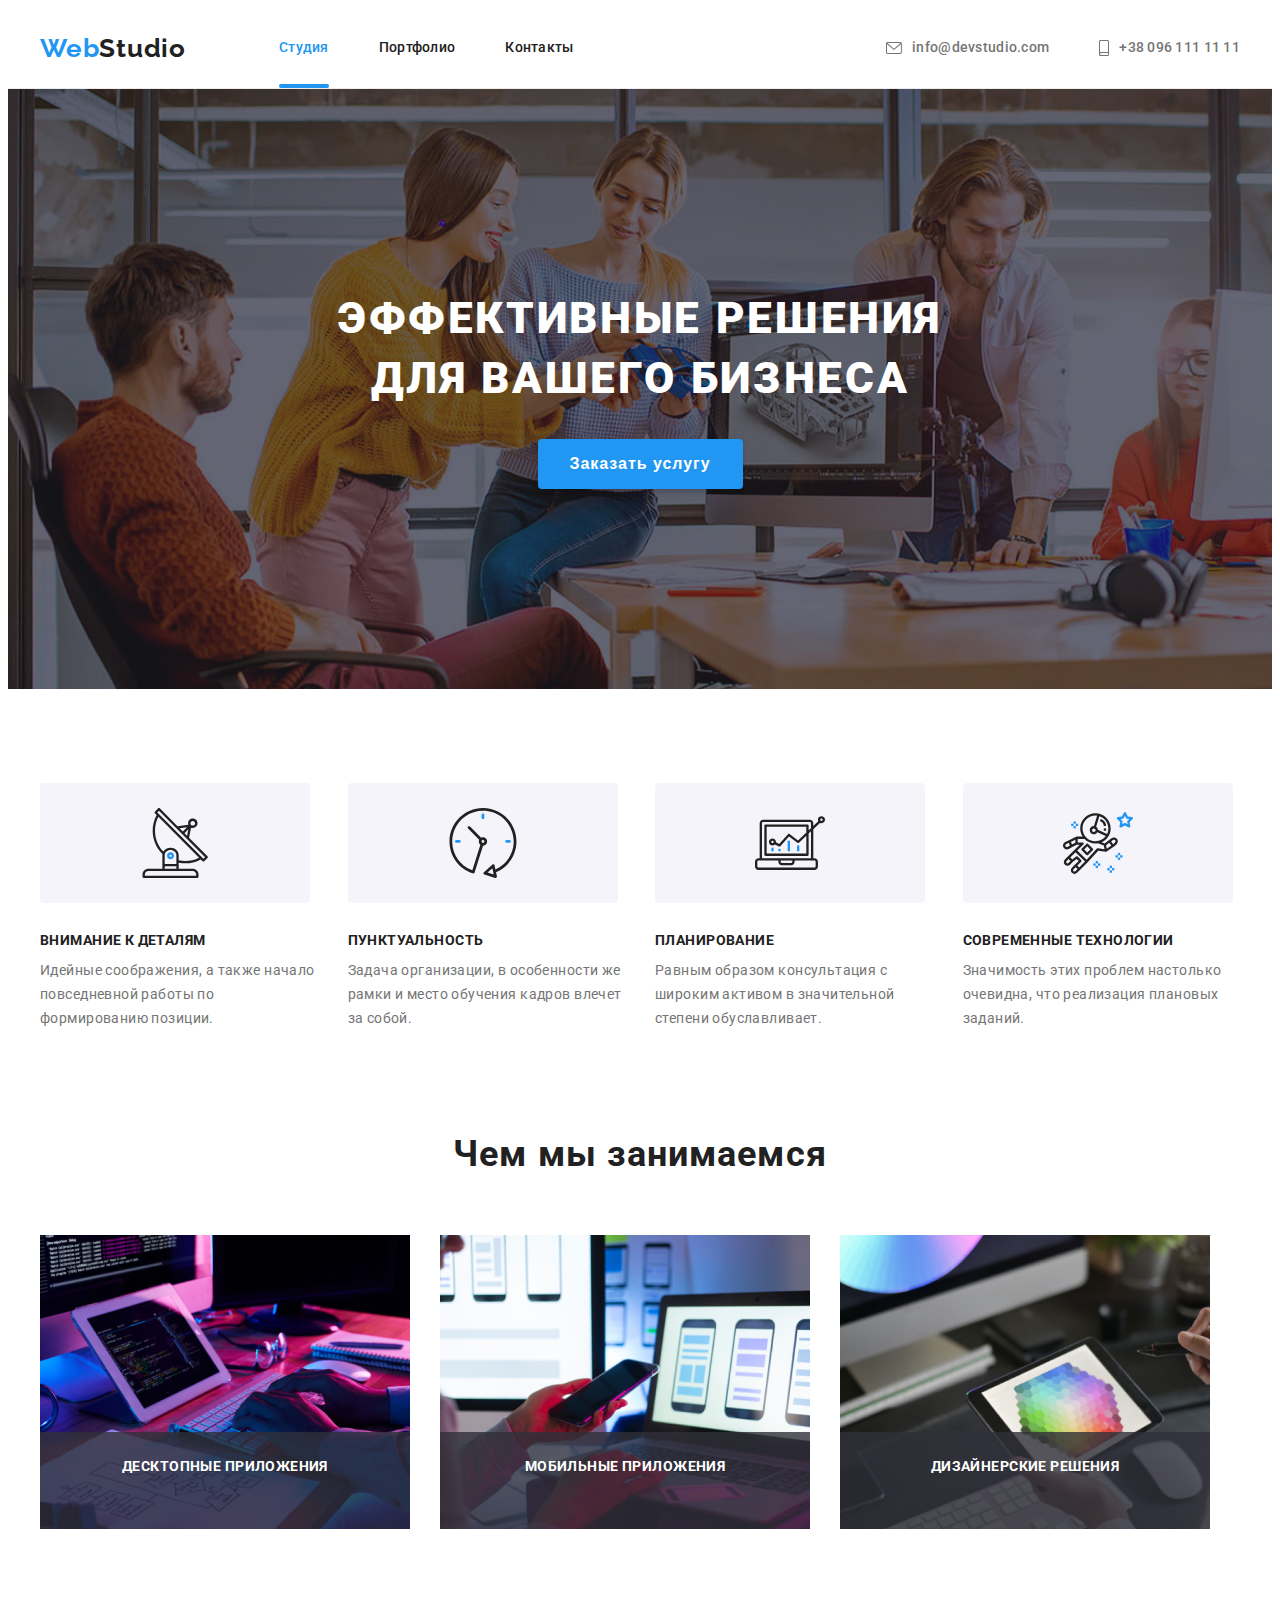
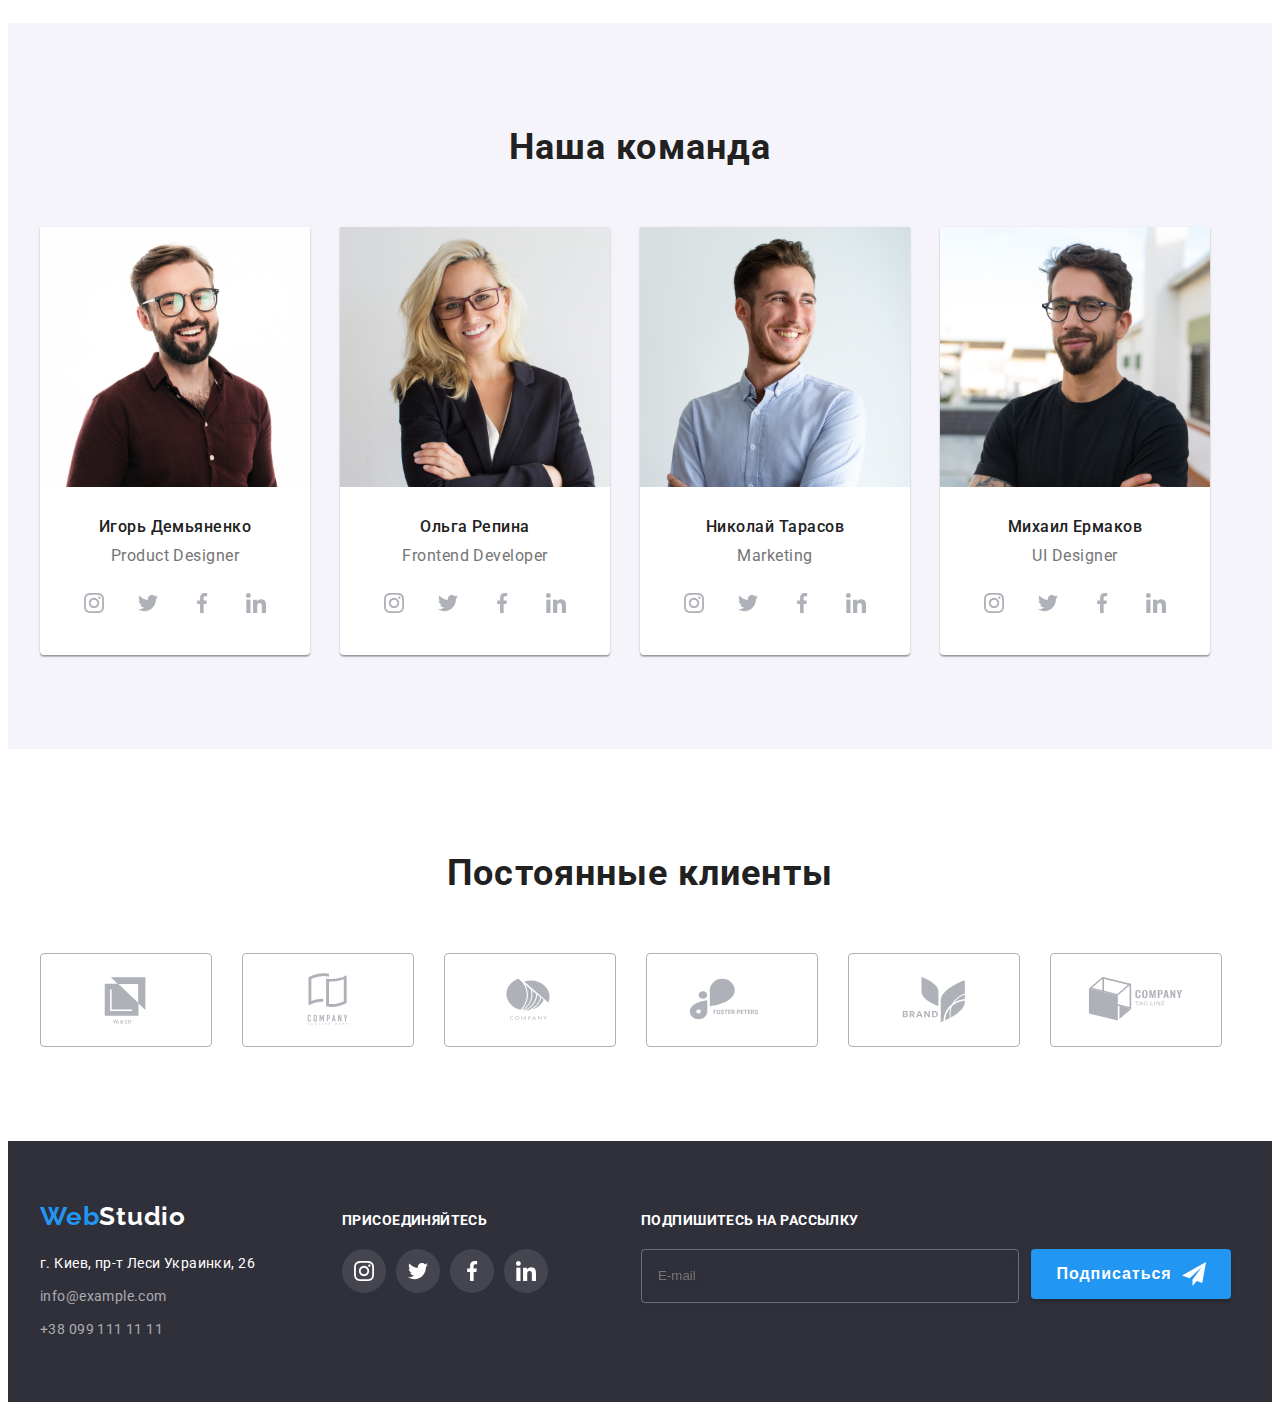
<file: index.html>
<!DOCTYPE html>
<html lang="ru">
    <!--header-->
<head>
    <meta charset="UTF-8">
    <meta http-equiv="X-UA-Compatible" content="IE=edge">
    <meta name="viewport" content="width=device-width, initial-scale=1.0">
    <title>WebStudio</title>
    <link rel="preconnect" href="https://fonts.googleapis.com">
    <link rel="preconnect" href="https://fonts.gstatic.com" crossorigin>
    <link href="https://fonts.googleapis.com/css2?family=Raleway:wght@700&family=Roboto:wght@400;500;700;900&display=swap"
        rel="stylesheet"> 
    <link rel="stylesheet" href="https://cdnjs.cloudflare.com/ajax/libs/modern-normalize/1.1.0/modern-normalize.min.css"
        integrity="sha512-wpPYUAdjBVSE4KJnH1VR1HeZfpl1ub8YT/NKx4PuQ5NmX2tKuGu6U/JRp5y+Y8XG2tV+wKQpNHVUX03MfMFn9Q=="
        crossorigin="anonymous" referrerpolicy="no-referrer" />
    <link rel="stylesheet" href="./css/main.min.css" />
    <link rel="import" href="./portfolio.html" />
</head>
<body>
        <header class="page-header">
            <div class="container page-header__container">
                <nav class="navigation">
                    <a class="logo link" href="">Web<span class="studio title-theme-light">Studio</span></a>
                    <ul class="menu list">
                        <li class="menu__item">
                            <a class="menu__current link" href="./index.html">Студия</a>
                        </li>
                        <li class="menu__item">
                            <a class="menu__link link" href="./portfolio.html">Портфолио</a>
                        </li>
                        <li class="menu__item">
                            <a class="menu__link link" href="">Контакты</a>
                        </li>
                    </ul>
                </nav>
                <ul class="menu list">
                    <li class="menu__mail-list">
                        <a class="menu__mail link" href="mailto:info@devstudio.com">
                            <svg class="menu__mail-list_icon" width="16" height="12">
                                <use href="./images/sprite.svg#icon-mail"></use>
                            </svg>info@devstudio.com
                        </a>
                    </li>
                    <li class="menu__smartphone-list">
                        <a class="menu__tel-number link" href="tel:+380961111111">
                            <svg class="menu__smartphone-list_icon" width="10" height="16">
                                <use href="./images/sprite.svg#icon-smartphone"></use>
                            </svg>
                            +38 096 111 11 11</a>
                    </li>
                </ul>
            </div>
        </header>
    <main>
        <!--HERO-->
        <section class="hero">
            <div class="container hero__padding">
                <h1 class="hero__main-title">Эффективные решения для вашего бизнеса</h1>
                <button class="btn" type="button" data-modal-open>Заказать услугу</button>
            </div>
        </section>
        <!--properties-->
        <section class="properties">
            <div class="container">
                <ul class="list properties__list-text">
                    <li class="properties__list-title">
                        <div class="properties__pictures">
                            <svg class="properties__pictures_list" width="70" height="70">
                                <use href="./images/sprite.svg#icon-antenna"></use>
                            </svg>
                        </div>
                        <h3 class="properties__title">Внимание к деталям</h3>
                        <p class="properties__text">Идейные соображения, а также начало повседневной работы по формированию позиции.</p>
                    </li>
                    <li class="properties__list-title">
                        <div class="properties__pictures">
                            <svg class="properties__pictures_list" width="70" height="70">
                                <use href="./images/sprite.svg#icon-clock"></use>
                            </svg>
                        </div>
                        <h3 class="properties__title">Пунктуальность</h3>
                        <p class="properties__text">Задача организации, в особенности же рамки и место обучения кадров влечет за собой.</p>
                    </li>
                    <li class="properties__list-title">
                        <div class="properties__pictures">
                            <svg class="properties__pictures_list" width="70" height="70">
                                <use href="./images/sprite.svg#icon-diagram"></use>
                            </svg>
                        </div>
                        <h3 class="properties__title">Планирование</h3>
                        <p class="properties__text">Равным образом консультация с широким активом в значительной степени обуславливает.</p>
                    </li>
                    <li class="properties__list-title">
                        <div class="properties__pictures">
                            <svg class="properties__pictures_list" width="70" height="70">
                                <use href="./images/sprite.svg#icon-astronaut-1"></use>
                            </svg>
                        </div>
                        <h3 class="properties__title">Современные технологии</h3>
                        <p class="properties__text">Значимость этих проблем настолько очевидна, что реализация плановых заданий.</p>
                    </li>
                </ul>
            </div>
        </section>
        <!--what we do-->
        <section class="section what-we-do">
            <div class="container">
                <h2 class="sub-title">Чем мы занимаемся</h2>

                <ul class="list what-we-do__list">
                    <li class="what-we-do__card">
                        <div class="what-we-do__thumb">
                            <img src="./images/typing.jpg" 
                            alt="печатает" 
                            width="370" 
                            height="294" />
                            <p class="label-text">Десктопные приложения</p>
                        </div>
                    </li>
                    <li class="what-we-do__card">
                        <div class="what-we-do__thumb">
                        <img src="./images/mobile.jpg" 
                        alt="держит телефон" 
                        width="370" 
                        height="294"/>
                        <p class="label-text">Мобильные приложения</p>
                        </div>
                    </li>
                    <li class="what-we-do__card">
                        <div class="what-we-do__thumb">
                        <img src="./images/tab.jpg" 
                        alt="держит планшет" 
                        width="370" 
                        height="294"/>
                        <p class="label-text">Дизайнерские решения</p>
                        </div>
                    </li>
                </ul>
            </div>
        </section>
<!--our team-->
        <section class="section team">
            <div class="container">
                <h2 class="sub-title" >Наша команда</h2>

                <ul class="list team__list">
                    <li class="team__card">
                        <img src="./images/team/igor.jpg" alt="Игорь Демьяненко" width="270" height="260">
                        <div class="team__wrapper">
                            <h3 class="team__name">Игорь Демьяненко</h3>
                            <p class="team__position">Product Designer</p>
                           
                            <ul class="social-list list">
                                <li class="social-list__item">
                                    <a href="" class="social-list__link">
                                        <svg class="social-list__icon" width="20" height="20">
                                            <use href="./images/sprite.svg#icon-instagram"></use>
                                        </svg>
                                    </a>
                                </li>
                                <li class="social-list__item">
                                    <a href="" class="social-list__link">
                                        <svg class="social-list__icon" width="20" height="20">
                                            <use href="./images/sprite.svg#icon-twitter"></use>
                                        </svg>
                                    </a>
                                </li>
                                <li class="social-list__item">
                                    <a href="" class="social-list__link">
                                        <svg class="social-list__icon" width="20" height="20">
                                            <use href="./images/sprite.svg#icon-facebook"></use>
                                        </svg>
                                    </a>
                                </li>
                                <li class="social-list__item">
                                    <a href="" class="social-list__link">
                                        <svg class="social-list__icon" width="20" height="20">
                                            <use href="./images/sprite.svg#icon-linkedin"></use>
                                        </svg>
                                    </a>
                                </li>
                            </ul>
                        </div>
                    </li>
                    <li class="team__card">
                        <img src="./images/team/olga.jpg" alt="Ольга Репина" width="270" height="260">
                        <div class="team__wrapper">
                            <h3 class="team__name">Ольга Репина</h3>
                            <p class="team__position">Frontend Developer</p>
                            <ul class="social-list list">
                                <li class="social-list__item">
                                    <a href="" class="social-list__link">
                                        <svg class="social-list__icon" width="20" height="20">
                                            <use href="./images/sprite.svg#icon-instagram"></use>
                                        </svg>
                                    </a>
                                </li>
                                <li class="social-list__item">
                                    <a href="" class="social-list__link">
                                        <svg class="social-list__icon" width="20" height="20">
                                            <use href="./images/sprite.svg#icon-twitter"></use>
                                        </svg>
                                    </a>
                                </li>
                                <li class="social-list__item">
                                    <a href="" class="social-list__link">
                                        <svg class="social-list__icon" width="20" height="20">
                                            <use href="./images/sprite.svg#icon-facebook"></use>
                                        </svg>
                                    </a>
                                </li>
                                <li class="social-list__item">
                                    <a href="" class="social-list__link">
                                        <svg class="social-list__icon" width="20" height="20">
                                            <use href="./images/sprite.svg#icon-linkedin"></use>
                                        </svg>
                                    </a>
                                </li>
                            </ul>
                        </div>
                    </li>
                    <li class="team__card">
                        <img src="./images/team/nikolai.jpg" alt="Николай Тарасов" width="270" height="260">
                        <div class="team__wrapper">
                            <h3 class="team__name">Николай Тарасов</h3>
                            <p class="team__position">Marketing</p>
                            <ul class="social-list list">
                                <li class="social-list__item">
                                    <a href="" class="social-list__link">
                                        <svg class="social-list__icon" width="20" height="20">
                                            <use href="./images/sprite.svg#icon-instagram"></use>
                                        </svg>
                                    </a>
                                </li>
                                <li class="social-list__item">
                                    <a href="" class="social-list__link">
                                        <svg class="social-list__icon" width="20" height="20">
                                            <use href="./images/sprite.svg#icon-twitter"></use>
                                        </svg>
                                    </a>
                                </li>
                                <li class="social-list__item">
                                    <a href="" class="social-list__link">
                                        <svg class="social-list__icon" width="20" height="20">
                                            <use href="./images/sprite.svg#icon-facebook"></use>
                                        </svg>
                                    </a>
                                </li>
                                <li class="social-list__item">
                                    <a href="" class="social-list__link">
                                        <svg class="social-list__icon" width="20" height="20">
                                            <use href="./images/sprite.svg#icon-linkedin"></use>
                                        </svg>
                                    </a>
                                </li>
                            </ul>
                        </div>
                    </li>
                    <li class="team__card">
                        <img src="./images/team/mikhail.jpg" alt="Михаил Ермаков" width="270" height="260">
                        <div class="team__wrapper">
                            <h3 class="team__name">Михаил Ермаков</h3>
                            <p class="team__position">UI Designer</p>
                            <ul class="social-list list">
                                <li class="social-list__item">
                                    <a href="" class="social-list__link">
                                        <svg class="social-list__icon" width="20" height="20">
                                            <use href="./images/sprite.svg#icon-instagram"></use>
                                        </svg>
                                    </a>
                                </li>
                                <li class="social-list__item">
                                    <a href="" class="social-list__link">
                                        <svg class="social-list__icon" width="20" height="20">
                                            <use href="./images/sprite.svg#icon-twitter"></use>
                                        </svg>
                                    </a>
                                </li>
                                <li class="social-list__item">
                                    <a href="" class="social-list__link">
                                        <svg class="social-list__icon" width="20" height="20">
                                            <use href="./images/sprite.svg#icon-facebook"></use>
                                        </svg>
                                    </a>
                                </li>
                                <li class="social-list__item">
                                    <a href="" class="social-list__link">
                                        <svg class="social-list__icon" width="20" height="20">
                                            <use href="./images/sprite.svg#icon-linkedin"></use>
                                        </svg>
                                    </a>
                                </li>
                            </ul>
                        </div>
                    </li>
                </ul>
            </div>
        </section>
<!--clients-->
        <section class="section clients">
            <div class="container">
                <h2 class="sub-title">Постоянные клиенты</h2>
                
                <ul class="list companies">
                    <li class="companies__list">
                        <a href="" class="companies__list_square">
                            <svg class="companies__list_icon" width="106" height="60">
                                <use href="./images/sprite.svg#icon-co"></use>
                            </svg>
                        </a>
                    </li>
                    <li class="companies__list">
                        <a href="" class="companies__list_square">
                            <svg class="companies__list_icon" width="106" height="60">
                                <use href="./images/sprite.svg#icon-company"></use>
                            </svg>
                        </a>
                    </li>
                    <li class="companies__list">
                        <a href="" class="companies__list_square">
                            <svg class="companies__list_icon" width="106" height="60">
                                <use href="./images/sprite.svg#icon-company-circle"></use>
                            </svg>
                        </a>
                    </li>
                    <li class="companies__list">
                        <a href="" class="companies__list_square">
                            <svg class="companies__list_icon" width="106" height="60">
                                <use href="./images/sprite.svg#icon-foster"></use>
                            </svg>
                        </a>
                    </li>
                    <li class="companies__list">
                        <a href="" class="companies__list_square">
                            <svg class="companies__list_icon" width="106" height="60">
                                <use href="./images/sprite.svg#icon-brand"></use>
                            </svg>
                        </a>
                    </li>
                    <li class="companies__list">
                        <a href="" class="companies__list_square">
                            <svg class="companies__list_icon" width="106" height="60">
                                <use href="./images/sprite.svg#icon-tag-line"></use>
                            </svg>
                        </a>
                    </li>
                </ul>

            </div>
        </section>
    </main>

<!--footer-->
    <footer class="footer">
        <div class="container footer__div">
            <div>
                <a class="logo link footer__logo" href="">Web<span class="studio title-theme-dark">Studio</span></a>
                <address>
                    <ul class="list">
                        <li class="footer__list">
                            <a 
                            class="link address" 
                            href="https://goo.gl/maps/fe2kEWnGN5FL26RS7"
                            target="_blank"
                            rel="noopener norefferer"
                            >г. Киев, пр-т Леси Украинки, 26</a>
                        </li>
                        <li class="footer__list">
                            <a class="link footer__info" href="mailto:info@example.com">info@example.com</a>
                        </li>
                        <li class="footer__list">
                            <a class="link footer__info" href="tel:+380991111111">+38 099 111 11 11</a>
                        </li>
                    </ul>
                </address>   
            </div>
            <div class="">
                <h2 class="footer__social-title">присоединяйтесь</h2>
                <ul class="social-list list">
                    <li class="social-list__item">
                        <a href="" class="social-list__link footer__social-list-link">
                            <svg class="social-list__icon footer__social-list-icon" width="20" height="20">
                                <use href="./images/sprite.svg#icon-instagram"></use>
                            </svg>
                        </a>
                    </li>
                    <li class="social-list__item">
                        <a href="" class="social-list__link footer__social-list-link">
                            <svg class="social-list__icon footer__social-list-icon" width="20" height="20">
                                <use href="./images/sprite.svg#icon-twitter"></use>
                            </svg>
                        </a>
                    </li>
                    <li class="social-list__item">
                        <a href="" class="social-list__link footer__social-list-link">
                            <svg class="social-list__icon footer__social-list-icon" width="20" height="20">
                                <use href="./images/sprite.svg#icon-facebook"></use>
                            </svg>
                        </a>
                    </li>
                    <li class="social-list__item">
                        <a href="" class="social-list__link footer__social-list-link">
                            <svg class="social-list__icon footer__social-list-icon" width="20" height="20">
                                <use href="./images/sprite.svg#icon-linkedin"></use>
                            </svg>
                        </a>
                    </li>
                </ul>
            </div>
            <div class="footer__subscribe">
                <b class="footer__subscribe-title">Подпишитесь на рассылку</b>
                <form class="footer__subscribe_form">
                    <input class="footer__subscribe_input" type="email" name="email" placeholder="E-mail"/>
                    <button class="footer__subscribe_btn" type="submit">Подписаться
                       
                        <svg class="footer__subscribe_icon" width="24" height="24">
                            <use href="./images/sprite.svg#icon-icon-send"></use>
                        </svg>
                    
                    </button>
                </form>
            </div>
        </div>
    </footer>
<!--modal and contact form-->
    <div class="backdrop is-hidden" data-modal>
        <div class="modal">
            <button type="button" class="modal-close-btn" data-modal-close>
                <svg class="modal-close-btn-icon" width="18" height="18">
                    <use href="./images/sprite.svg#icon-close"></use>
                </svg>
            </button>
        <form class="contact-form">
            <b class="contact-form-title">Оставьте свои данные, мы вам перезвоним</b>
            
            <label class="contact-form-field">
                <span class="contact-form-field-span">Имя</span>
                
                    <input class="contact-form-input" type="text" name="user_name" minlength="2" />
                    <svg class="contact-form-icon">
                        <use href="./images/sprite.svg#icon-person-black"></use>
                    </svg>
                
            </label>
            <label class="contact-form-field">
                <span class="contact-form-field-span">Телефон</span>
                
                    <input class="contact-form-input" type="tel" name="user_phone_number" pattern="[0-9]{3}-[0-9]{3}-[0-9]{2}-[0-9]{2}"
                        title="xxx-xxx-xx-xx" />
                    <svg class="contact-form-icon">
                        <use href="./images/sprite.svg#icon-phone-black"></use>
                    </svg>
                
            </label>
            <label class="contact-form-field">
                <span class="contact-form-field-span">Почта</span>
                
                    <input class="contact-form-input" type="email" name="email" />
                    <svg class="contact-form-icon">
                        <use href="./images/sprite.svg#icon-email-black"></use>
                    </svg>
                
            </label>
            <label class="contact-form-field">
                <span class="contact-form-field-span">Комментарий</span>
                <textarea
                class="contact-form-message" 
                name="user_message" placeholder="Введите текст"></textarea>
            </label>

            <input class="contact-form-checkbox visually-hidden" id="checkbox-policy" type="checkbox" name="user_policy" required/>
            <label class="contact-form-checkbox-label" for="checkbox-policy">Соглашаюсь с рассылкой и принимаю&nbsp; 
                <a class="contact-form-checkbox-link" href="">Условия договора</a></label>
            <button class="contact-form-btn" type="submit">Отправить</button>
        </form>
        </div>
    </div>
<script src="./js/modal.js"></script>
</body>
</html>
</file>
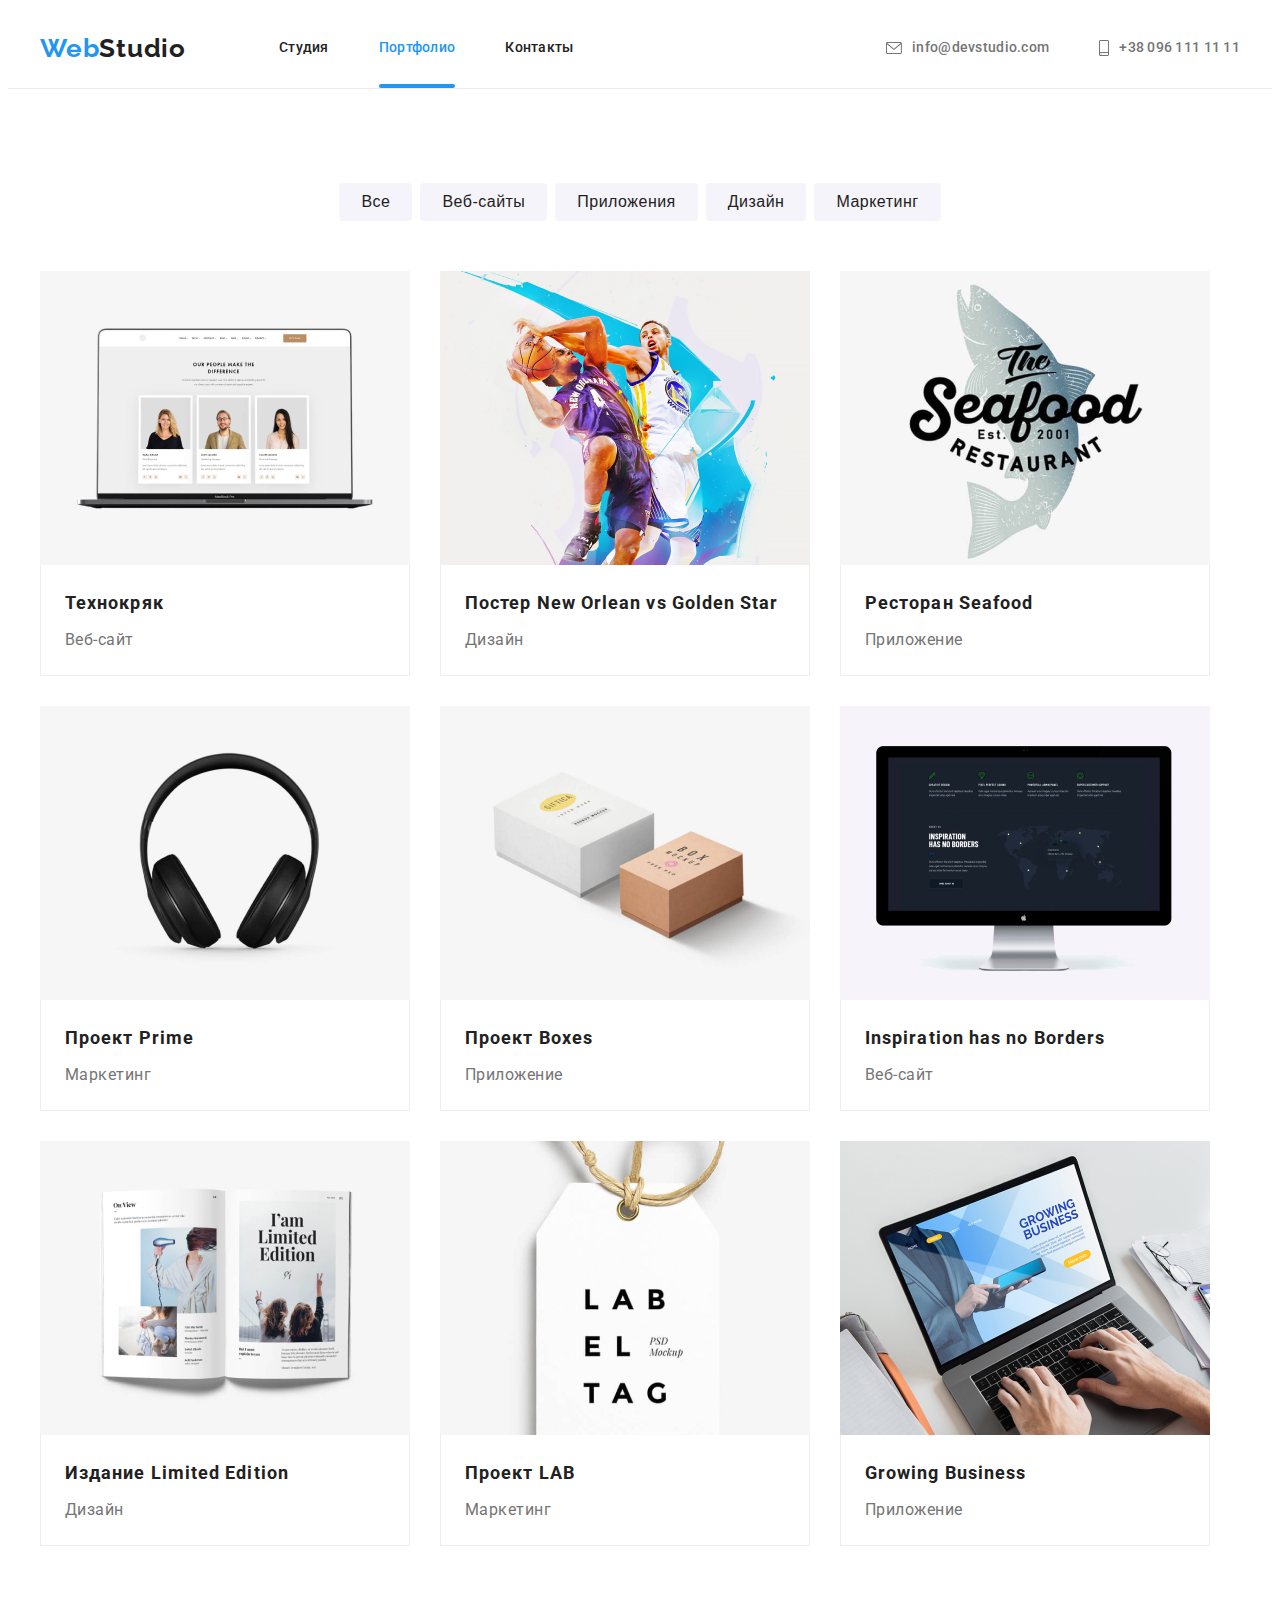
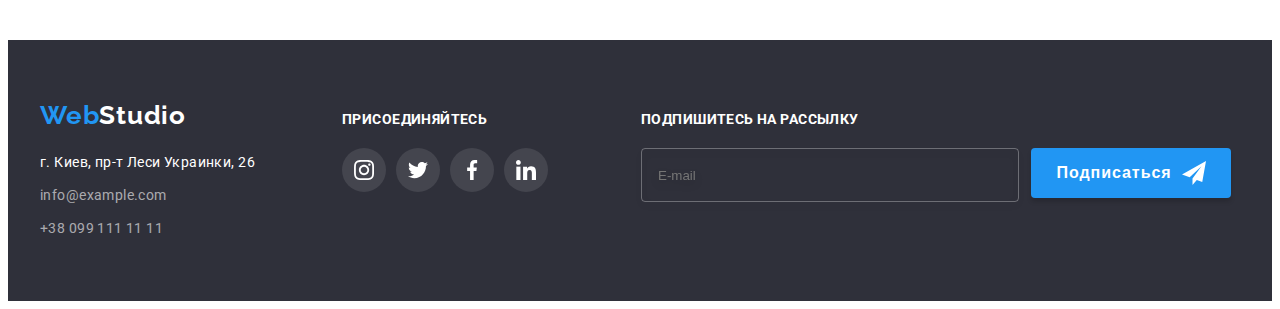
<file: portfolio.html>
<!DOCTYPE html>
<html lang="ru">
    <!--header-->
<head>
    <meta charset="UTF-8">
    <meta http-equiv="X-UA-Compatible" content="IE=edge">
    <meta name="viewport" content="width=device-width, initial-scale=1.0">
    <title>Portfolio</title>
    <link rel="preconnect" href="https://fonts.googleapis.com">
    <link rel="preconnect" href="https://fonts.gstatic.com" crossorigin>
    <link href="https://fonts.googleapis.com/css2?family=Raleway:wght@700&family=Roboto:wght@400;500;700;900&display=swap"
        rel="stylesheet">
    <link rel="stylesheet" href="https://cdnjs.cloudflare.com/ajax/libs/modern-normalize/1.1.0/modern-normalize.min.css"
        integrity="sha512-wpPYUAdjBVSE4KJnH1VR1HeZfpl1ub8YT/NKx4PuQ5NmX2tKuGu6U/JRp5y+Y8XG2tV+wKQpNHVUX03MfMFn9Q=="
        crossorigin="anonymous" referrerpolicy="no-referrer" />
    <link rel="stylesheet" href="./css/main.min.css" />
    <link rel="import" href="./index.html"/>
</head>
<body>
    <header class="page-header">
        <div class="container page-header__container">
            <nav class="navigation">
                <a class="logo link" href="">Web<span class="studio title-theme-light">Studio</span></a>
                <ul class="menu list">
                    <li class="menu__item">
                        <a class="menu__link link" href="./index.html">Студия</a>
                    </li>
                    <li class="menu__item">
                        <a class="menu__current link" href="./portfolio.html">Портфолио</a>
                    </li>
                    <li class="menu__item">
                        <a class="menu__link link" href="">Контакты</a>
                    </li>
                </ul>
            </nav>
            <ul class="menu list">
                <li class="menu__mail-list">
                    <a class="menu__mail link" href="mailto:info@devstudio.com">
                        <svg class="menu__mail-list_icon" width="16" height="12">
                            <use href="./images/sprite.svg#icon-mail"></use>
                        </svg>info@devstudio.com
                    </a>
                </li>
                <li class="menu__smartphone-list">
                    <a class="menu__tel-number link" href="tel:+380961111111">
                        <svg class="menu__smartphone-list_icon" width="10" height="16">
                            <use href="./images/sprite.svg#icon-smartphone"></use>
                        </svg>
                        +38 096 111 11 11</a>
                </li>
            </ul>
        </div>
    </header>
    <main>
<!-----------HERO------------>
<section class="portfolio">
    <div class="container">
        <ul class="list portfolio__list-buttom">
            <li class="portfolio__list-buttom_filter">
                <button class="portfolio__buttom" type="button">Все</button>
            </li>
            <li class="portfolio__list-buttom_filter">
                <button class="portfolio__buttom" type="button">Веб-сайты</button>
            </li>
            <li class="portfolio__list-buttom_filter">
                <button class="portfolio__buttom" type="button">Приложения</button>
            </li>
            <li class="portfolio__list-buttom_filter">
                <button class="portfolio__buttom" type="button">Дизайн</button>
            </li>
            <li class="portfolio__list-buttom_filter">
                <button class="portfolio__buttom" type="button">Маркетинг</button>
            </li> 
        </ul>

        <ul class="list portfolio__list">
            <li class="portfolio__table">
                <a class="link portfolio__link" href="">
                    <div class="hover-overlay">
                        <img src="./images/portfolio/texnokryak.jpg" alt="Технокряк" width="370" height="294">
                        <div class="action-overlay">
                            <p class="text-overlay">Ресурс предлагает комплексные предложения с разным уровнем функционала и сервисов. Все это позволит посетителю получить
                        исчерпывающие сведения о компании или частном лице.</p>
                        </div>
                    </div>

                    <div class="portfolio__wrapper">
                        <h3 class="portfolio__post-name">Технокряк</h3>
                        <p class="portfolio__filter-name">Веб-сайт</p>
                    </div>
                </a>
            </li>
            <li class="portfolio__table">
                <a class="link portfolio__link" href="">
                    <div class="hover-overlay">
                        <img src="./images/portfolio/poster.jpg" alt="Постер New Orlean vs Golden Star" width="370" height="294">
                        <div class="action-overlay">
                            <p class="text-overlay">Ресурс предлагает комплексные предложения с разным уровнем функционала и сервисов. Все это
                                позволит посетителю получить
                                исчерпывающие сведения о компании или частном лице.</p>
                        </div>
                    </div>

                    <div class="portfolio__wrapper">
                        <h3 class="portfolio__post-name">Постер New Orlean vs Golden Star</h3>
                        <p class="portfolio__filter-name">Дизайн</p>
                    </div>
                </a>
            </li>
            <li class="portfolio__table">
                <a class="link portfolio__link" href="">
                    <div class="hover-overlay">
                    <img src="./images/portfolio/seafood.jpg" alt="Ресторан Seafood" width="370" height="294">
                        <div class="action-overlay">
                            <p class="text-overlay">Ресурс предлагает комплексные предложения с разным уровнем функционала и сервисов. Все это
                                позволит посетителю получить
                                исчерпывающие сведения о компании или частном лице.</p>
                        </div>
                    </div>

                    <div class="portfolio__wrapper">
                        <h3 class="portfolio__post-name">Ресторан Seafood</h3>
                        <p class="portfolio__filter-name">Приложение</p>
                    </div>
                </a>
            </li>
            <li class="portfolio__table">
                <a class="link portfolio__link" href="">
                    <div class="hover-overlay">
                    <img src="./images/portfolio/prime.jpg" alt="Проект Prime" width="370" height="294">
                        <div class="action-overlay">
                            <p class="text-overlay">Ресурс предлагает комплексные предложения с разным уровнем функционала и сервисов. Все это
                                позволит посетителю получить
                                исчерпывающие сведения о компании или частном лице.</p>
                        </div>
                    </div>

                    <div class="portfolio__wrapper">
                        <h3 class="portfolio__post-name">Проект Prime</h3>
                        <p class="portfolio__filter-name">Маркетинг</p>
                    </div>
                </a>
            </li>
            <li class="portfolio__table">
                <a class="link portfolio__link" href="">
                     <div class="hover-overlay">
                    <img src="./images/portfolio/boxes.jpg" alt="Проект Boxes" width="370" height="294">
                        <div class="action-overlay">
                            <p class="text-overlay">Ресурс предлагает комплексные предложения с разным уровнем функционала и сервисов. Все это
                                позволит посетителю получить
                                исчерпывающие сведения о компании или частном лице.</p>
                        </div>
                    </div>

                    <div class="portfolio__wrapper">
                        <h3 class="portfolio__post-name">Проект Boxes</h3>
                        <p class="portfolio__filter-name">Приложение</p>
                    </div>
                </a>
            </li>
            <li class="portfolio__table">
                <a class="link portfolio__link" href="">
                     <div class="hover-overlay">
                    <img src="./images/portfolio/borders.jpg" alt="Inspiration has no Borders" width="370" height="294">
                        <div class="action-overlay">
                            <p class="text-overlay">Ресурс предлагает комплексные предложения с разным уровнем функционала и сервисов. Все это
                                позволит посетителю получить
                                исчерпывающие сведения о компании или частном лице.</p>
                        </div>
                    </div>

                    <div class="portfolio__wrapper">
                        <h3 class="portfolio__post-name">Inspiration has no Borders</h3>
                        <p class="portfolio__filter-name">Веб-сайт</p>
                    </div>    
                </a>
            </li>
            <li class="portfolio__table">
                <a class="link portfolio__link" href="">
                     <div class="hover-overlay">
                    <img src="./images/portfolio/limited-edition.jpg" alt="Издание Limited Edition" width="370" height="294">
                        <div class="action-overlay">
                            <p class="text-overlay">Ресурс предлагает комплексные предложения с разным уровнем функционала и сервисов. Все это
                                позволит посетителю получить
                                исчерпывающие сведения о компании или частном лице.</p>
                        </div>
                    </div>

                    <div class="portfolio__wrapper">
                        <h3 class="portfolio__post-name">Издание Limited Edition</h3>
                        <p class="portfolio__filter-name">Дизайн</p>
                    </div>
                </a>
            </li>
            <li class="portfolio__table">
                <a class="link portfolio__link" href="">
                    <div class="hover-overlay">
                    <img src="./images/portfolio/lab.jpg" alt="Проект LAB" width="370" height="294">
                        <div class="action-overlay">
                            <p class="text-overlay">Ресурс предлагает комплексные предложения с разным уровнем функционала и сервисов. Все это
                                позволит посетителю получить
                                исчерпывающие сведения о компании или частном лице.</p>
                        </div>
                    </div>
                    
                    <div class="portfolio__wrapper">
                        <h3 class="portfolio__post-name">Проект LAB</h3>
                        <p class="portfolio__filter-name">Маркетинг</p>
                    </div>
                </a>
            </li>
            <li class="portfolio__table">
                <a class="link portfolio__link" href="">
                    <div class="hover-overlay">
                    <img src="./images/portfolio/business.jpg" alt="Growing Business" width="370" height="294">
                        <div class="action-overlay">
                            <p class="text-overlay">Ресурс предлагает комплексные предложения с разным уровнем функционала и сервисов. Все это
                                позволит посетителю получить
                                исчерпывающие сведения о компании или частном лице.</p>
                        </div>
                    </div>

                    <div class="portfolio__wrapper">
                        <h3 class="portfolio__post-name">Growing Business</h3>
                        <p class="portfolio__filter-name">Приложение</p>
                    </div>
                </a> 
            </li>
        </ul>
    </div>
</section>
    </main>

<!--footer-->
    <footer class="footer">
        <div class="container footer__div">
            <div>
                <a class="logo link footer__logo" href="">Web<span class="studio title-theme-dark">Studio</span></a>
                <address>
                    <ul class="list">
                        <li class="footer__list">
                            <a class="link address" href="https://goo.gl/maps/fe2kEWnGN5FL26RS7" target="_blank"
                                rel="noopener norefferer">г. Киев, пр-т Леси Украинки, 26</a>
                        </li>
                        <li class="footer__list">
                            <a class="link footer__info" href="mailto:info@example.com">info@example.com</a>
                        </li>
                        <li class="footer__list">
                            <a class="link footer__info" href="tel:+380991111111">+38 099 111 11 11</a>
                        </li>
                    </ul>
                </address>
            </div>
            <div class="">
                <h2 class="footer__social-title">присоединяйтесь</h2>
                <ul class="social-list list">
                    <li class="social-list__item">
                        <a href="" class="social-list__link footer__social-list-link">
                            <svg class="social-list__icon footer__social-list-icon" width="20" height="20">
                                <use href="./images/sprite.svg#icon-instagram"></use>
                            </svg>
                        </a>
                    </li>
                    <li class="social-list__item">
                        <a href="" class="social-list__link footer__social-list-link">
                            <svg class="social-list__icon footer__social-list-icon" width="20" height="20">
                                <use href="./images/sprite.svg#icon-twitter"></use>
                            </svg>
                        </a>
                    </li>
                    <li class="social-list__item">
                        <a href="" class="social-list__link footer__social-list-link">
                            <svg class="social-list__icon footer__social-list-icon" width="20" height="20">
                                <use href="./images/sprite.svg#icon-facebook"></use>
                            </svg>
                        </a>
                    </li>
                    <li class="social-list__item">
                        <a href="" class="social-list__link footer__social-list-link">
                            <svg class="social-list__icon footer__social-list-icon" width="20" height="20">
                                <use href="./images/sprite.svg#icon-linkedin"></use>
                            </svg>
                        </a>
                    </li>
                </ul>
            </div>
            <div class="footer__subscribe">
                <b class="footer__subscribe-title">Подпишитесь на рассылку</b>
                <form class="footer__subscribe_form">
                    <input class="footer__subscribe_input" type="email" name="email" placeholder="E-mail" />
                    <button class="footer__subscribe_btn" type="submit">Подписаться
            
                        <svg class="footer__subscribe_icon" width="24" height="24">
                            <use href="./images/sprite.svg#icon-icon-send"></use>
                        </svg>
            
                    </button>
                </form>
            </div>
        </div>
    </footer>
</body>
</html>
</file>
<file: css/main.min.css>
:root{--accent-color: #2196f3;--main-font: "Roboto", sans-serif;--secondary-font: "Raleway", sans-serif}.visually-hidden{position:absolute;width:1px;height:1px;margin:-1px;border:0;padding:0;white-space:nowrap;clip-path:inset(100%);clip:rect(0 0 0 0);overflow:hidden}h1,h2,h3,h4,h5,h6,p{margin-top:0;margin-bottom:0}ul,ol{margin-top:0;margin-bottom:0;padding-left:0}img{display:block}.link{text-decoration:none}.list{list-style:none}address{font-style:normal}body{font-family:var(--main-font)}.container{width:1200px;padding-left:15px;padding-right:15px;margin-left:auto;margin-right:auto}.section{padding-top:94px;padding-bottom:94px}.social-list{display:flex;justify-content:center}.social-list__item:not(:last-child){margin-right:10px}.social-list__link{display:flex;align-items:center;justify-content:center;width:44px;height:44px;border-radius:50%;transition:background-color 250ms cubic-bezier(0.4, 0, 0.2, 1)}.social-list__link:hover,.social-list__link:focus{background-color:var(--accent-color)}.social-list__icon{fill:#afb1b8;transition:fill 250ms cubic-bezier(0.4, 0, 0.2, 1)}.social-list__link:hover .social-list__icon,.social-list__link:focus .social-list__icon{fill:#ffffff}.logo{font-family:var(--secondary-font);font-weight:700;font-size:26px;line-height:1.19;letter-spacing:0.03em;color:var(--accent-color);margin-right:93px}.studio{font-family:var(--secondary-font);font-weight:700;font-size:26px;line-height:1.19;letter-spacing:0.03em}.title-theme-light{color:#212121}.title-theme-dark{color:#ffffff}.btn{font-weight:700;font-size:16px;line-height:1.88;letter-spacing:0.06em;color:#ffffff;cursor:pointer;background:var(--accent-color);box-shadow:0px 4px 4px rgba(0,0,0,0.15);border-radius:4px;border:none;padding-top:10px;padding-bottom:10px;padding-left:32px;padding-right:32px;transition:background-color 250ms cubic-bezier(0.4, 0, 0.2, 1)}.btn:hover,.btn:focus{background-color:var(--accent-color)}.sub-title{font-weight:700;font-size:36px;line-height:1.67;text-align:center;letter-spacing:0.03em;margin-bottom:50px;color:#212121}.backdrop{position:fixed;top:0;left:0;width:100vw;height:100vh;background-color:rgba(0,0,0,0.2);transition:opacity 250ms cubic-bezier(0.4, 0, 0.2, 1),visibility 250ms cubic-bezier(0.4, 0, 0.2, 1)}.backdrop.is-hidden{opacity:0;visibility:hidden;pointer-events:none}.modal{position:absolute;top:50%;left:50%;transform:translate(-50%, -50%);width:528px;height:581px;background:#ffffff;border-radius:4px;padding:40px}.modal-close-btn{position:absolute;top:8px;right:8px;display:flex;align-items:center;justify-content:center;width:30px;height:30px;border:1px solid rgba(0,0,0,0.1);background:#ffffff;border-radius:50%;cursor:pointer;padding:0}.modal-close-btn-icon{transition:fill 250ms cubic-bezier(0.4, 0, 0.2, 1)}.modal-close-btn:focus .modal-close-btn-icon,.modal-close-btn:hover .modal-close-btn-icon{fill:var(--accent-color)}.contact-form{display:flex;flex-direction:column}.contact-form-title{display:block;font-weight:700;font-size:20px;line-height:1.15;text-align:center;letter-spacing:0.03em;margin-bottom:12px}.contact-form-field{position:relative;margin-bottom:10px}.contact-form-field:last-child{margin-bottom:20px}.contact-form-field-span{font-weight:400;font-size:12px;line-height:1.17;letter-spacing:0.01em;color:#757575}.contact-form-input{width:100%;height:40px;padding-left:42px;border:1px solid rgba(33,33,33,0.2);border-radius:4px;transition:border-color 250ms cubic-bezier(0.4, 0, 0.2, 1)}.contact-form-input:focus,.contact-form-input:hover{outline:none;border-color:var(--accent-color)}.contact-form-icon{position:absolute;top:65%;left:12px;transform:translateY(-50%);width:18px;height:18px;transition:fill 250ms cubic-bezier(0.4, 0, 0.2, 1)}.contact-form-icon .contact-form-input:focus,.contact-form-input:hover+.contact-form-icon{fill:var(--accent-color)}.contact-form-message{width:100%;height:120px;margin-top:4px;resize:none;padding:12px 16px;border:1px solid rgba(33,33,33,0.2);border-radius:4px;transition:border-color 250ms cubic-bezier(0.4, 0, 0.2, 1)}.contact-form-message:focus,.contact-form-message:hover{outline:none;border-color:var(--accent-color)}.contact-form-checkbox-label{display:flex;align-items:center;align-self:center;font-weight:400;font-size:14px;line-height:1.71;letter-spacing:0.03em;color:#757575;margin-bottom:30px}.contact-form-checkbox-label::before{display:block;content:"";width:16px;height:15px;border:2px solid #212121;border-radius:2px;cursor:pointer;margin-right:7px}.contact-form-checkbox:checked+.contact-form-checkbox-label::before{background:var(--accent-color);background-image:url(../images/contact-form/Vector.svg);background-position:center;border:2px solid var(--accent-color);border-radius:2px}.contact-form-checkbox:focus+.contact-form-checkbox-label::before{outline:2px solid var(--accent-color)}.contact-form-checkbox-link{display:flex;align-items:center;font-weight:400;font-size:14px;line-height:1.71;letter-spacing:0.03em;color:var(--accent-color)}.contact-form-btn{margin-left:auto;margin-right:auto;width:200px;height:50px;font-weight:700;font-size:16px;line-height:1.88;letter-spacing:0.06em;color:#ffffff;cursor:pointer;background:var(--accent-color);box-shadow:0px 4px 4px rgba(0,0,0,0.15);border-radius:4px;border:none;padding:10px 55px;transition:background-color 250ms cubic-bezier(0.4, 0, 0.2, 1)}.contact-form-btn:hover,.contact-form-btn:focus{background-color:var(--accent-color)}.page-header{border-bottom:1px solid #ececec}.page-header__container{display:flex;align-items:center}.navigation{display:flex;align-items:center}.menu{display:flex;margin-left:auto}.menu__item:not(:last-child){margin-right:50px}.menu__current{position:relative;display:block;font-weight:500;font-size:14px;line-height:1.14;letter-spacing:0.02em;color:var(--accent-color);padding-top:32px;padding-bottom:32px}.menu__current::after{position:absolute;content:"";display:block;width:100%;height:4px;border-radius:2px;background-color:var(--accent-color);left:0;bottom:0}.menu__link{display:block;font-weight:500;font-size:14px;line-height:1.14;letter-spacing:0.02em;color:#212121;padding-top:32px;padding-bottom:32px;transition:color 250ms cubic-bezier(0.4, 0, 0.2, 1)}.menu__link:hover,.menu__link:focus{color:var(--accent-color)}.menu__mail-list{margin-right:50px}.menu__mail{display:flex;align-items:center;font-weight:500;font-size:14px;line-height:1.14;letter-spacing:0.02em;align-items:center;color:#757575;margin-left:auto;transition:color 250ms cubic-bezier(0.4, 0, 0.2, 1)}.menu__mail:hover,.menu__mail:focus{color:var(--accent-color)}.menu__mail-list_icon{margin-right:10px;fill:#757575;transition:fill 250ms cubic-bezier(0.4, 0, 0.2, 1)}.menu__mail:hover .menu__mail-list_icon,.menu__mail:focus .menu__mail-list_icon{fill:var(--accent-color)}.menu__tel-number{display:flex;align-items:center;font-weight:500;font-size:14px;line-height:1.14;letter-spacing:0.02em;color:#757575;transition:color 250ms cubic-bezier(0.4, 0, 0.2, 1)}.menu__tel-number:hover,.menu__tel-number:focus{color:var(--accent-color)}.menu__smartphone-list_icon{margin-right:10px;fill:#757575;transition:fill 250ms cubic-bezier(0.4, 0, 0.2, 1)}.menu__tel-number:hover .menu__smartphone-list_icon,.menu__tel-number:focus .menu__smartphone-list_icon{fill:var(--accent-color)}.hero{background-image:linear-gradient(rgba(47,48,58,0.4), rgba(47,48,58,0.4)),url(../images/hero/bg.jpg);background-size:cover;padding-top:200px;padding-bottom:200px;text-align:center;justify-content:center;max-width:1600px}.hero__main-title{font-weight:900;font-size:44px;line-height:1.36;text-align:center;letter-spacing:0.06em;text-transform:uppercase;color:#ffffff;margin:0 auto 30px;max-width:696px}.properties{padding-top:94px}.properties__list-text{display:flex}.properties__list-title{flex-basis:calc((100% - 90px) / 4)}.properties__list-title:not(:nth-child(4n)){margin-right:30px}.properties__pictures{display:flex;align-items:center;justify-content:center;width:270px;height:120px;background:#f5f4fa;border-radius:4px;margin-bottom:30px}.properties__title{font-weight:700;font-size:14px;line-height:1.14;letter-spacing:0.03em;text-transform:uppercase;margin-bottom:10px;color:#212121}.properties__text{font-weight:400;font-size:14px;line-height:1.71;letter-spacing:0.03em;color:#757575}.what-we-do__list{display:flex}.what-we-do__card{flex-basis:calc((100% - 90px) / 3)}.what-we-do__card:not(:nth-child(3n)){margin-right:30px}.what-we-do__thumb{position:relative}.what-we-do__thumb>.label-text{position:absolute;font-weight:700;font-size:14px;line-height:1.14;letter-spacing:0.03em;text-transform:uppercase;color:#ffffff;text-align:center;width:370px;height:70px;background:rgba(47,48,58,0.8);padding-top:27px;bottom:0}.team{background:#f5f4fa;padding-top:94px}.team__list{display:flex}.team__card{background:#ffffff;box-shadow:0px 1px 3px rgba(0,0,0,0.12),0px 1px 1px rgba(0,0,0,0.14),0px 2px 1px rgba(0,0,0,0.2);border-radius:0px 0px 4px 4px}.team__card{flex-basis:calc((100% - 120px) / 4)}.team__card:not(:last-child){margin-right:30px}.team__wrapper{padding-top:30px;padding-bottom:30px}.team__name{font-weight:500;font-size:16px;line-height:1.19;text-align:center;letter-spacing:0.03em;color:#212121;margin-bottom:10px}.team__position{font-weight:400;font-size:16px;line-height:1.19;text-align:center;letter-spacing:0.03em;margin-bottom:16px;color:#757575}.companies{display:flex}.companies__list:not(:last-child){margin-right:30px}.companies__list_square{display:flex;align-items:center;justify-content:center;width:170px;height:92px;border:1px solid #afb1b8;border-radius:4px;transition:border 250ms cubic-bezier(0.4, 0, 0.2, 1)}.companies__list_square:hover,.companies__list_square:focus{border:1px solid #2196f3}.companies__list_icon{fill:#afb1b8;transition:fill 250ms cubic-bezier(0.4, 0, 0.2, 1)}.companies__list_square:hover .companies__list_icon,.companies__list_square:focus .companies__list_icon{fill:var(--accent-color)}.footer{padding-top:60px;padding-bottom:60px;background:#2f303a}.footer__div{display:flex;align-items:baseline}.footer__logo{display:block;margin-bottom:20px;margin-right:156px}.footer__list{margin-bottom:9px}.footer__list:last-child{margin-bottom:0}.address{font-weight:400;font-size:14px;line-height:1.71;letter-spacing:0.03em;color:#ffffff}.footer__info{font-weight:400;font-size:14px;line-height:1.71;letter-spacing:0.03em;color:rgba(255,255,255,0.6)}.footer__social-title{font-weight:700;font-size:14px;line-height:1.14;letter-spacing:0.03em;text-transform:uppercase;margin-bottom:20px;color:#ffffff}.footer__social-list-link{background:rgba(255,255,255,0.1)}.footer__social-list-icon{fill:#ffffff}.footer__subscribe{margin-left:93px}.footer__subscribe-title{display:block;font-weight:700;font-size:14px;line-height:1.14;letter-spacing:0.03em;text-transform:uppercase;color:#ffffff;margin-bottom:20px}.footer__subscribe_form{display:flex}.footer__subscribe_input{width:358px;height:50px;border:1px solid rgba(255,255,255,0.3);filter:drop-shadow(0px 4px 4px rgba(0,0,0,0.15));border-radius:4px;background-color:transparent;padding-left:16px;color:#ffffff;outline:none;margin-right:12px;transition:border 250ms cubic-bezier(0.4, 0, 0.2, 1)}.footer__subscribe_input:focus,.footer__subscribe_input:hover{border:1px solid var(--accent-color)}.footer__subscribe_btn{display:flex;justify-content:center;align-items:center;margin-left:auto;margin-right:auto;min-width:200px;height:50px;font-weight:700;font-size:16px;line-height:1.88;letter-spacing:0.06em;color:#ffffff;cursor:pointer;background:var(--accent-color);box-shadow:0px 4px 4px rgba(0,0,0,0.15);border-radius:4px;border:none;transition:background-color 250ms cubic-bezier(0.4, 0, 0.2, 1)}.footer__subscribe_btn:hover,.footer__subscribe_btn:focus{background-color:var(--accent-color)}.footer__subscribe_icon{margin-left:10px}.portfolio{padding-top:94px;padding-bottom:94px}.portfolio__list-buttom{display:flex;margin-bottom:50px;justify-content:center}.portfolio__list-buttom_filter{margin-right:8px}.portfolio__list-buttom_filter:last-child{margin-right:0}.portfolio__buttom{font-weight:500;font-size:16px;line-height:1.63;text-align:center;letter-spacing:0.03em;cursor:pointer;border:0;border-radius:4px;color:#212121;background:#f5f4fa;padding-left:22px;padding-right:22px;padding-top:6px;padding-bottom:6px;transition:color 250ms cubic-bezier(0.4, 0, 0.2, 1),background-color 250ms cubic-bezier(0.4, 0, 0.2, 1),box-shadow 250ms cubic-bezier(0.4, 0, 0.2, 1)}.portfolio__buttom:not(:last-child){margin-right:8px}.portfolio__buttom:hover,.portfolio__buttom:focus{color:#ffffff;background:#2196f3;box-shadow:0px 3px 1px rgba(0,0,0,0.1),0px 1px 2px rgba(0,0,0,0.08),0px 2px 2px rgba(0,0,0,0.12)}.portfolio__list{display:flex;flex-wrap:wrap}.portfolio__table{flex-basis:calc((100% - 90px) / 3)}.portfolio__table:not(:nth-child(3n)){margin-right:30px}.portfolio__table:not(:nth-last-child(-n+3)){margin-bottom:30px}.portfolio__link{display:block;transition:box-shadow 250ms cubic-bezier(0.4, 0, 0.2, 1)}.portfolio__table a:hover,.portfolio__table a:focus{box-shadow:0px 1px 1px rgba(0,0,0,0.12),0px 4px 4px rgba(0,0,0,0.06),1px 4px 6px rgba(0,0,0,0.16)}.hover-overlay{position:relative;overflow:hidden}.action-overlay{position:absolute;display:flex;align-items:center;justify-content:center;top:0;left:0;width:100%;height:100%;background-color:rgba(33,150,243,0.9);padding:63px 24px;transform:translateY(100%);transition:transform 250ms cubic-bezier(0.4, 0, 0.2, 1)}.portfolio__link:hover .action-overlay{transform:translateY(0)}.text-overlay{font-weight:400;font-size:18px;line-height:1.56;letter-spacing:0.03em;color:#ffffff}.portfolio__wrapper{padding-top:20px;padding-bottom:20px;padding-left:24px;padding-right:24px;border-bottom:1px solid #eeeeee;border-left:1px solid #eeeeee;border-right:1px solid #eeeeee}.portfolio__post-name{font-weight:700;font-size:18px;line-height:2;letter-spacing:0.06em;margin-bottom:4px;color:#212121}.portfolio__filter-name{font-weight:400;font-size:16px;line-height:1.88;letter-spacing:0.03em;color:#757575}
/*# sourceMappingURL=main.min.css.map */
</file>
